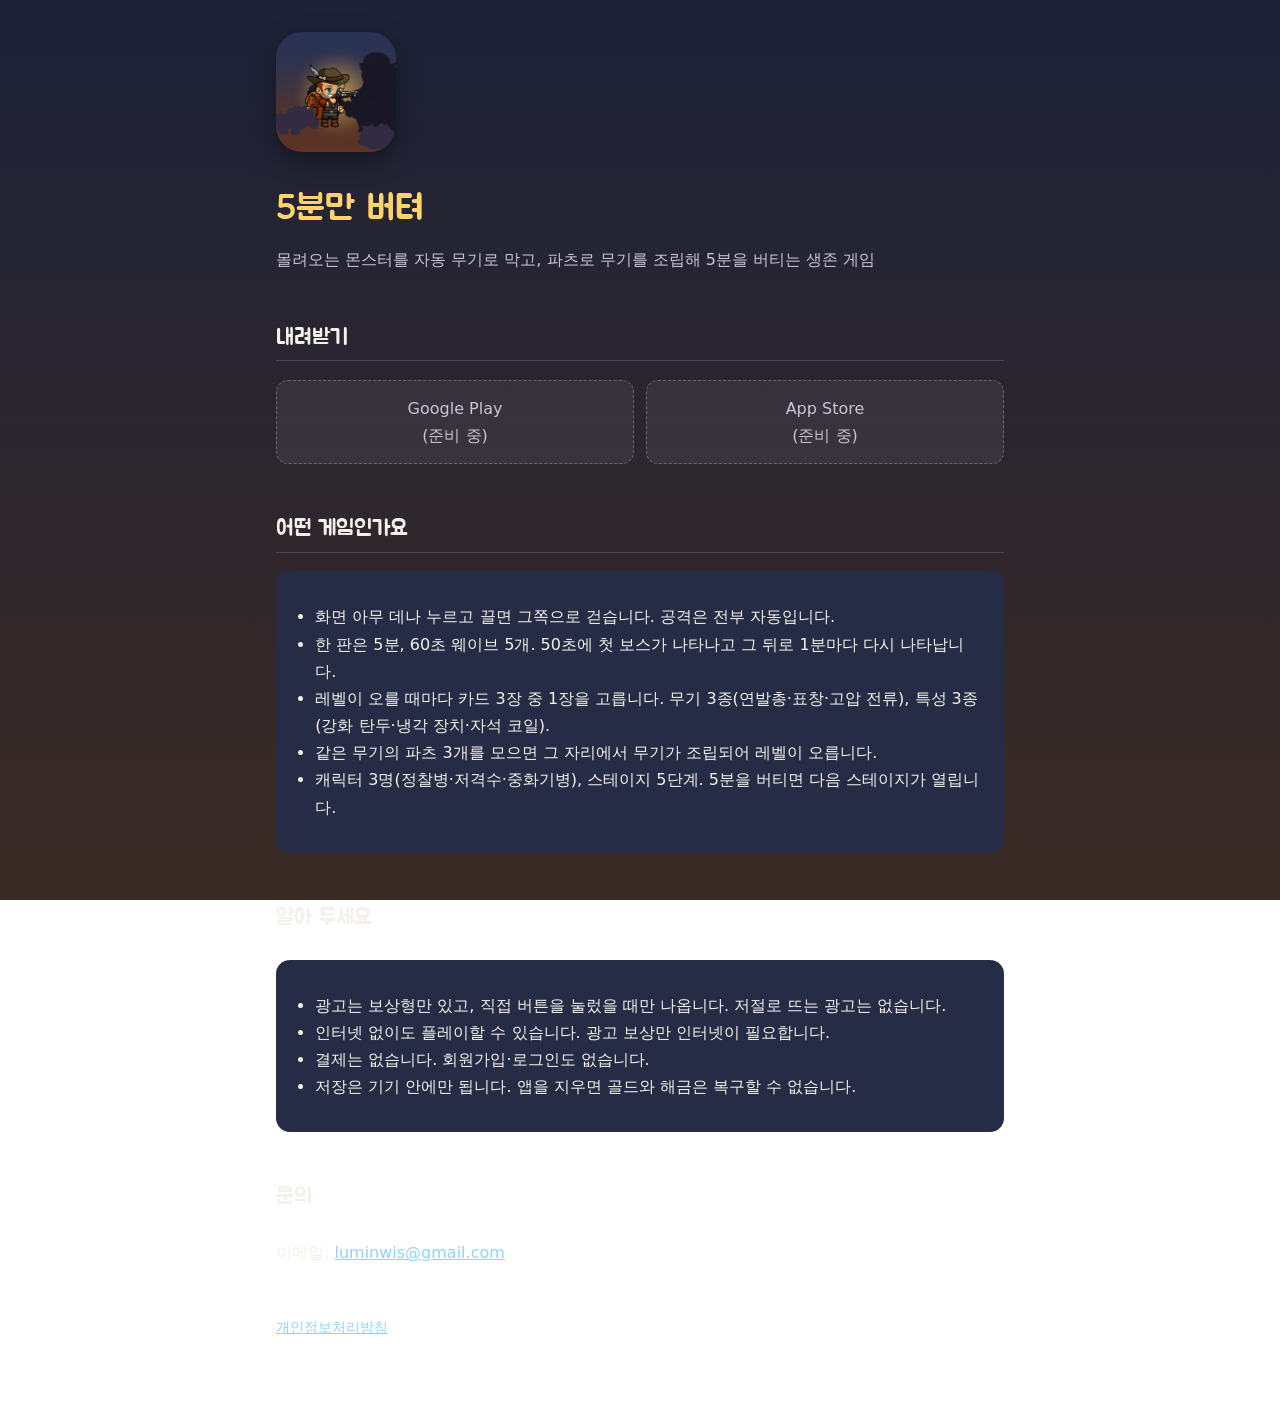
<file: index.html>
<!doctype html>
<html lang="ko">
<head>
  <meta charset="utf-8">
  <meta name="viewport" content="width=device-width, initial-scale=1">
  <title>5분만 버텨</title>
  <meta name="description" content="몰려오는 몬스터를 자동 무기로 막고, 파츠로 무기를 조립해 5분을 버티는 생존 게임">
  <link rel="preconnect" href="https://fonts.googleapis.com">
  <link rel="preconnect" href="https://fonts.gstatic.com" crossorigin>
  <link href="https://fonts.googleapis.com/css2?family=Jua&display=swap" rel="stylesheet">
  <link rel="stylesheet" href="style.css">
</head>
<body>
<main>
  <div class="hero">
    <img src="icon.png" alt="5분만 버텨 앱 아이콘">
    <div>
      <h1>5분만 버텨</h1>
      <p class="lead">몰려오는 몬스터를 자동 무기로 막고, 파츠로 무기를 조립해 5분을 버티는 생존 게임</p>
    </div>
  </div>

  <h2>내려받기</h2>
  <div class="stores">
    <!-- 출시 후 스토어 주소를 넣으세요 -->
    <div class="store">Google Play<br>(준비 중)</div>
    <div class="store">App Store<br>(준비 중)</div>
  </div>

  <h2>어떤 게임인가요</h2>
  <div class="card">
    <ul>
      <li>화면 아무 데나 누르고 끌면 그쪽으로 걷습니다. 공격은 전부 자동입니다.</li>
      <li>한 판은 5분, 60초 웨이브 5개. 50초에 첫 보스가 나타나고 그 뒤로 1분마다 다시 나타납니다.</li>
      <li>레벨이 오를 때마다 카드 3장 중 1장을 고릅니다. 무기 3종(연발총·표창·고압 전류), 특성 3종(강화 탄두·냉각 장치·자석 코일).</li>
      <li>같은 무기의 파츠 3개를 모으면 그 자리에서 무기가 조립되어 레벨이 오릅니다.</li>
      <li>캐릭터 3명(정찰병·저격수·중화기병), 스테이지 5단계. 5분을 버티면 다음 스테이지가 열립니다.</li>
    </ul>
  </div>

  <h2>알아 두세요</h2>
  <div class="card">
    <ul>
      <li>광고는 보상형만 있고, 직접 버튼을 눌렀을 때만 나옵니다. 저절로 뜨는 광고는 없습니다.</li>
      <li>인터넷 없이도 플레이할 수 있습니다. 광고 보상만 인터넷이 필요합니다.</li>
      <li>결제는 없습니다. 회원가입·로그인도 없습니다.</li>
      <li>저장은 기기 안에만 됩니다. 앱을 지우면 골드와 해금은 복구할 수 없습니다.</li>
    </ul>
  </div>

  <h2>문의</h2>
  <p>이메일: <a href="mailto:luminwis@gmail.com">luminwis@gmail.com</a></p>

  <footer>
    <a href="privacy.html">개인정보처리방침</a>
  </footer>
</main>
</body>
</html>
</file>
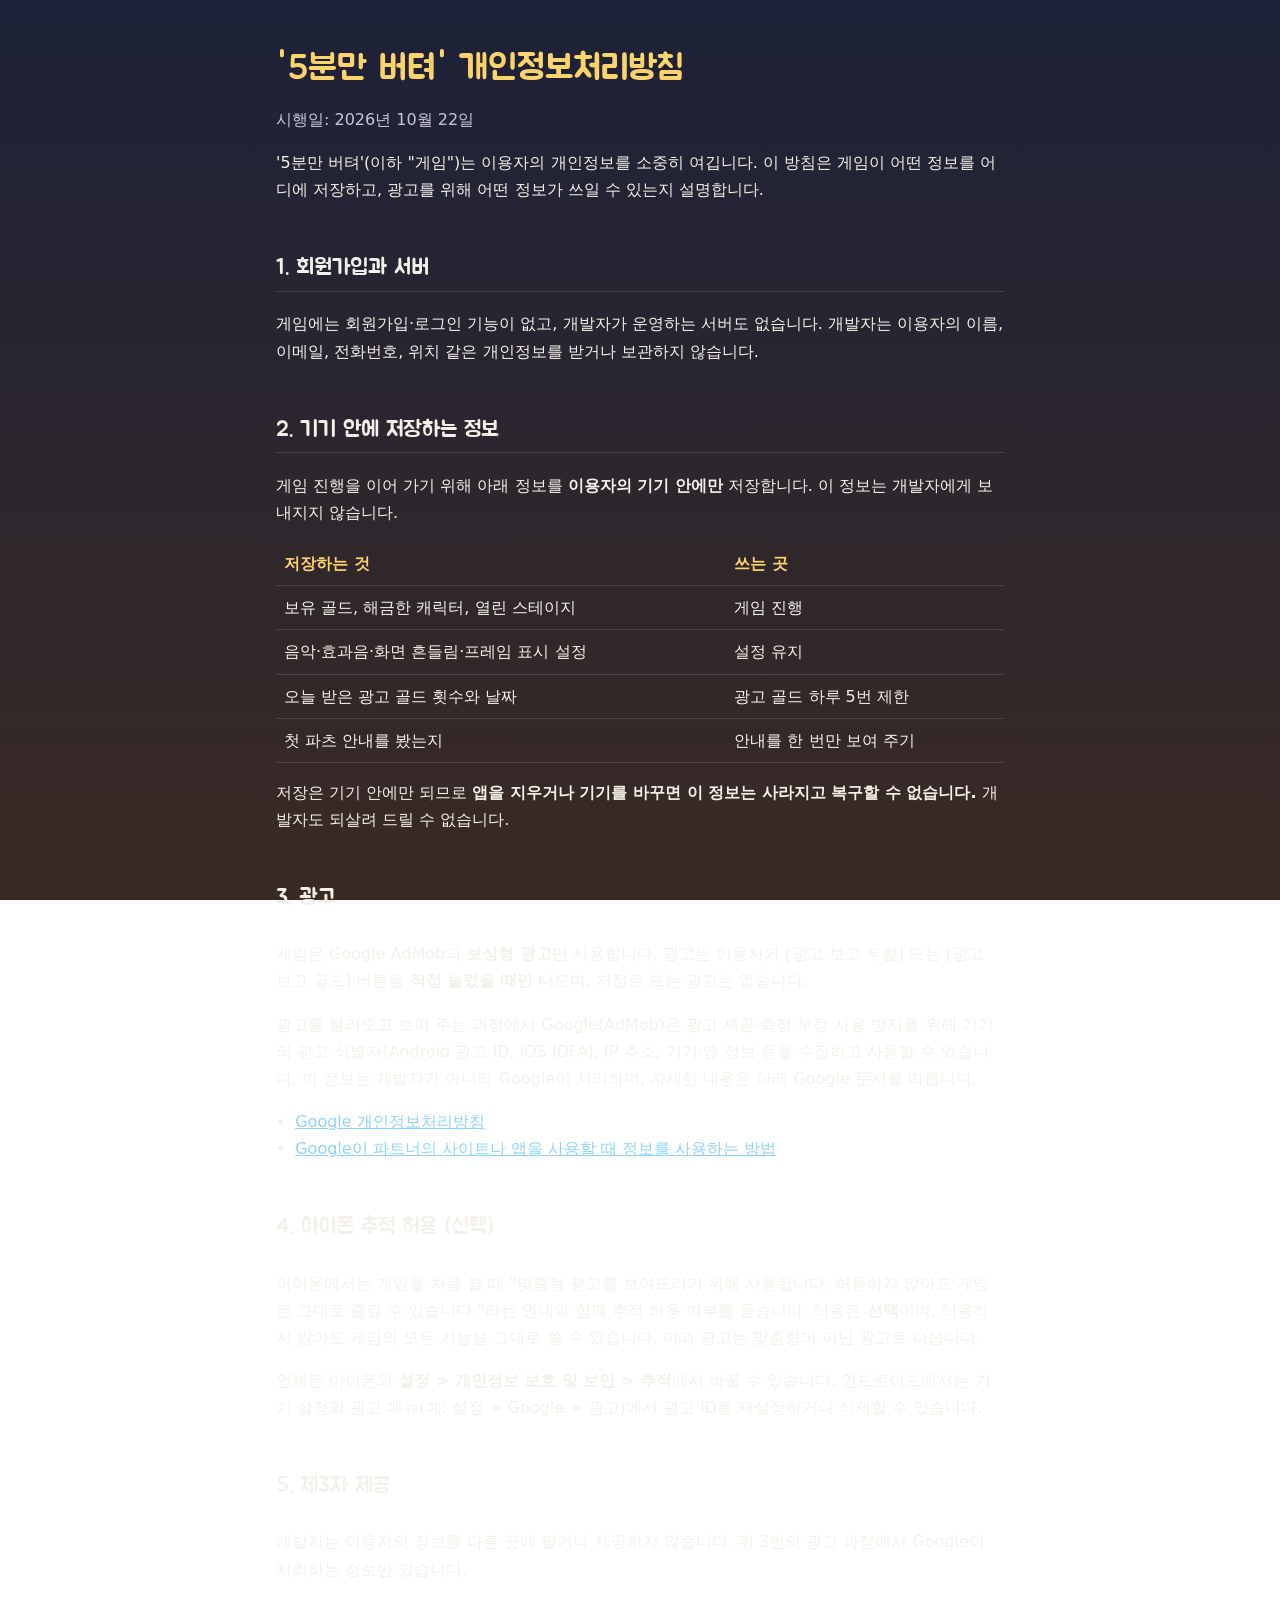
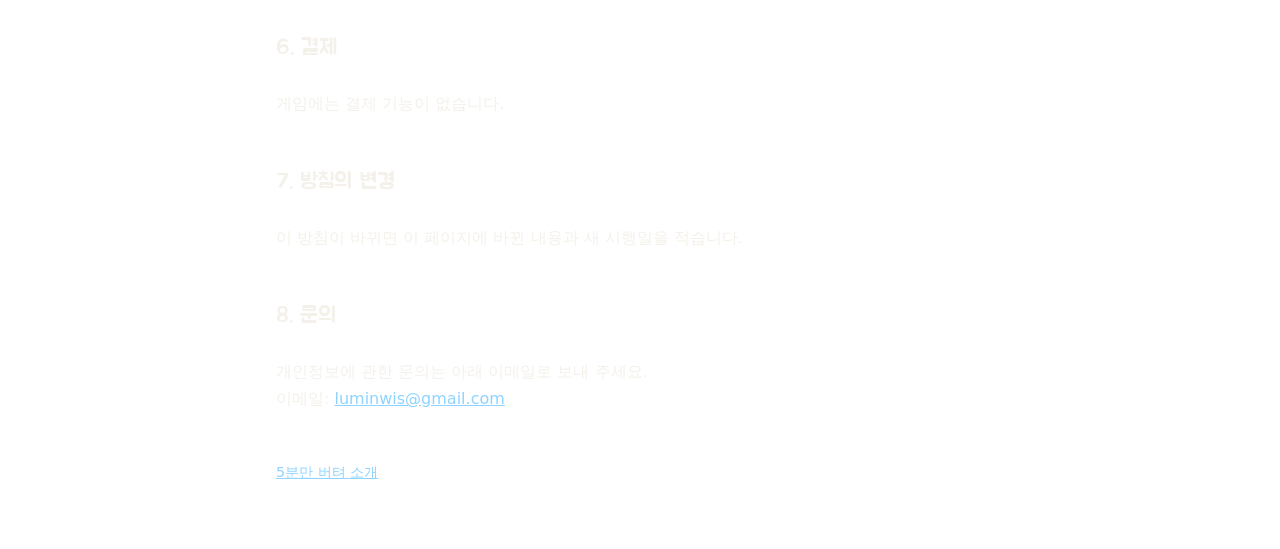
<file: privacy.html>
<!doctype html>
<html lang="ko">
<head>
  <meta charset="utf-8">
  <meta name="viewport" content="width=device-width, initial-scale=1">
  <title>5분만 버텨 개인정보처리방침</title>
  <link rel="preconnect" href="https://fonts.googleapis.com">
  <link rel="preconnect" href="https://fonts.gstatic.com" crossorigin>
  <link href="https://fonts.googleapis.com/css2?family=Jua&display=swap" rel="stylesheet">
  <link rel="stylesheet" href="style.css">
</head>
<body>
<main>
  <h1>'5분만 버텨' 개인정보처리방침</h1>
  <p class="lead">시행일: 2026년 10월 22일</p>

  <p>'5분만 버텨'(이하 "게임")는 이용자의 개인정보를 소중히 여깁니다. 이 방침은 게임이 어떤 정보를 어디에 저장하고, 광고를 위해 어떤 정보가 쓰일 수 있는지 설명합니다.</p>

  <h2>1. 회원가입과 서버</h2>
  <p>게임에는 회원가입·로그인 기능이 없고, 개발자가 운영하는 서버도 없습니다. 개발자는 이용자의 이름, 이메일, 전화번호, 위치 같은 개인정보를 받거나 보관하지 않습니다.</p>

  <h2>2. 기기 안에 저장하는 정보</h2>
  <p>게임 진행을 이어 가기 위해 아래 정보를 <strong>이용자의 기기 안에만</strong> 저장합니다. 이 정보는 개발자에게 보내지지 않습니다.</p>
  <table>
    <tr><th>저장하는 것</th><th>쓰는 곳</th></tr>
    <tr><td>보유 골드, 해금한 캐릭터, 열린 스테이지</td><td>게임 진행</td></tr>
    <tr><td>음악·효과음·화면 흔들림·프레임 표시 설정</td><td>설정 유지</td></tr>
    <tr><td>오늘 받은 광고 골드 횟수와 날짜</td><td>광고 골드 하루 5번 제한</td></tr>
    <tr><td>첫 파츠 안내를 봤는지</td><td>안내를 한 번만 보여 주기</td></tr>
  </table>
  <p>저장은 기기 안에만 되므로 <strong>앱을 지우거나 기기를 바꾸면 이 정보는 사라지고 복구할 수 없습니다.</strong> 개발자도 되살려 드릴 수 없습니다.</p>

  <h2>3. 광고</h2>
  <p>게임은 Google AdMob의 <strong>보상형 광고</strong>만 사용합니다. 광고는 이용자가 [광고 보고 부활] 또는 [광고 보고 골드] 버튼을 <strong>직접 눌렀을 때만</strong> 나오며, 저절로 뜨는 광고는 없습니다.</p>
  <p>광고를 불러오고 보여 주는 과정에서 Google(AdMob)은 광고 제공·측정·부정 사용 방지를 위해 기기의 광고 식별자(Android 광고 ID, iOS IDFA), IP 주소, 기기·앱 정보 등을 수집하고 사용할 수 있습니다. 이 정보는 개발자가 아니라 Google이 처리하며, 자세한 내용은 아래 Google 문서를 따릅니다.</p>
  <ul>
    <li><a href="https://policies.google.com/privacy" target="_blank" rel="noopener">Google 개인정보처리방침</a></li>
    <li><a href="https://policies.google.com/technologies/partner-sites" target="_blank" rel="noopener">Google이 파트너의 사이트나 앱을 사용할 때 정보를 사용하는 방법</a></li>
  </ul>

  <h2>4. 아이폰 추적 허용 (선택)</h2>
  <p>아이폰에서는 게임을 처음 켤 때 "맞춤형 광고를 보여드리기 위해 사용됩니다. 허용하지 않아도 게임은 그대로 즐길 수 있습니다."라는 안내와 함께 추적 허용 여부를 묻습니다. 허용은 <strong>선택</strong>이며, 허용하지 않아도 게임의 모든 기능을 그대로 쓸 수 있습니다. 이때 광고는 맞춤형이 아닌 광고로 나옵니다.</p>
  <p>언제든 아이폰의 <strong>설정 &gt; 개인정보 보호 및 보안 &gt; 추적</strong>에서 바꿀 수 있습니다. 안드로이드에서는 기기 설정의 광고 메뉴(예: 설정 &gt; Google &gt; 광고)에서 광고 ID를 재설정하거나 삭제할 수 있습니다.</p>

  <h2>5. 제3자 제공</h2>
  <p>개발자는 이용자의 정보를 다른 곳에 팔거나 제공하지 않습니다. 위 3번의 광고 과정에서 Google이 처리하는 정보만 있습니다.</p>

  <h2>6. 결제</h2>
  <p>게임에는 결제 기능이 없습니다.</p>

  <h2>7. 방침의 변경</h2>
  <p>이 방침이 바뀌면 이 페이지에 바뀐 내용과 새 시행일을 적습니다.</p>

  <h2>8. 문의</h2>
  <p>개인정보에 관한 문의는 아래 이메일로 보내 주세요.<br>
  이메일: <a href="mailto:luminwis@gmail.com">luminwis@gmail.com</a></p>

  <footer>
    <a href="index.html">5분만 버텨 소개</a>
  </footer>
</main>
</body>
</html>
</file>
<file: style.css>
:root {
  --bg: #1d2238;
  --bg2: #3a2a24;
  --card: #262c46;
  --text: #f4f1ea;
  --sub: #c9c4d6;
  --accent: #ffd36b;
  --link: #8fd3ff;
}
* { box-sizing: border-box; }
body {
  margin: 0;
  background: linear-gradient(180deg, var(--bg) 0%, var(--bg2) 100%) fixed;
  color: var(--text);
  font-family: "Pretendard", "Apple SD Gothic Neo", "Noto Sans KR", system-ui, sans-serif;
  line-height: 1.7;
}
main { max-width: 760px; margin: 0 auto; padding: 32px 16px 64px; }
h1, h2 { font-family: "Jua", "Apple SD Gothic Neo", sans-serif; font-weight: 400; }
h1 { font-size: 2.2rem; margin: 0.2em 0; color: var(--accent); }
h2 { font-size: 1.4rem; margin-top: 2em; border-bottom: 1px solid #ffffff22; padding-bottom: 0.2em; }
a { color: var(--link); }
.hero { display: flex; gap: 20px; align-items: center; flex-wrap: wrap; }
.hero img { width: 120px; height: 120px; border-radius: 26px; box-shadow: 0 8px 24px #0006; }
.lead { color: var(--sub); margin: 0; }
.card { background: var(--card); border-radius: 14px; padding: 16px 20px; margin: 14px 0; }
.stores { display: flex; gap: 12px; flex-wrap: wrap; }
.store { flex: 1 1 200px; background: #ffffff10; border: 1px dashed #ffffff40; border-radius: 12px; padding: 14px; text-align: center; color: var(--sub); }
ul { padding-left: 1.2em; }
table { width: 100%; border-collapse: collapse; margin: 10px 0; }
th, td { text-align: left; padding: 8px; border-bottom: 1px solid #ffffff22; vertical-align: top; }
th { color: var(--accent); font-weight: 600; }
footer { margin-top: 48px; color: var(--sub); font-size: 0.9rem; }
</file>
